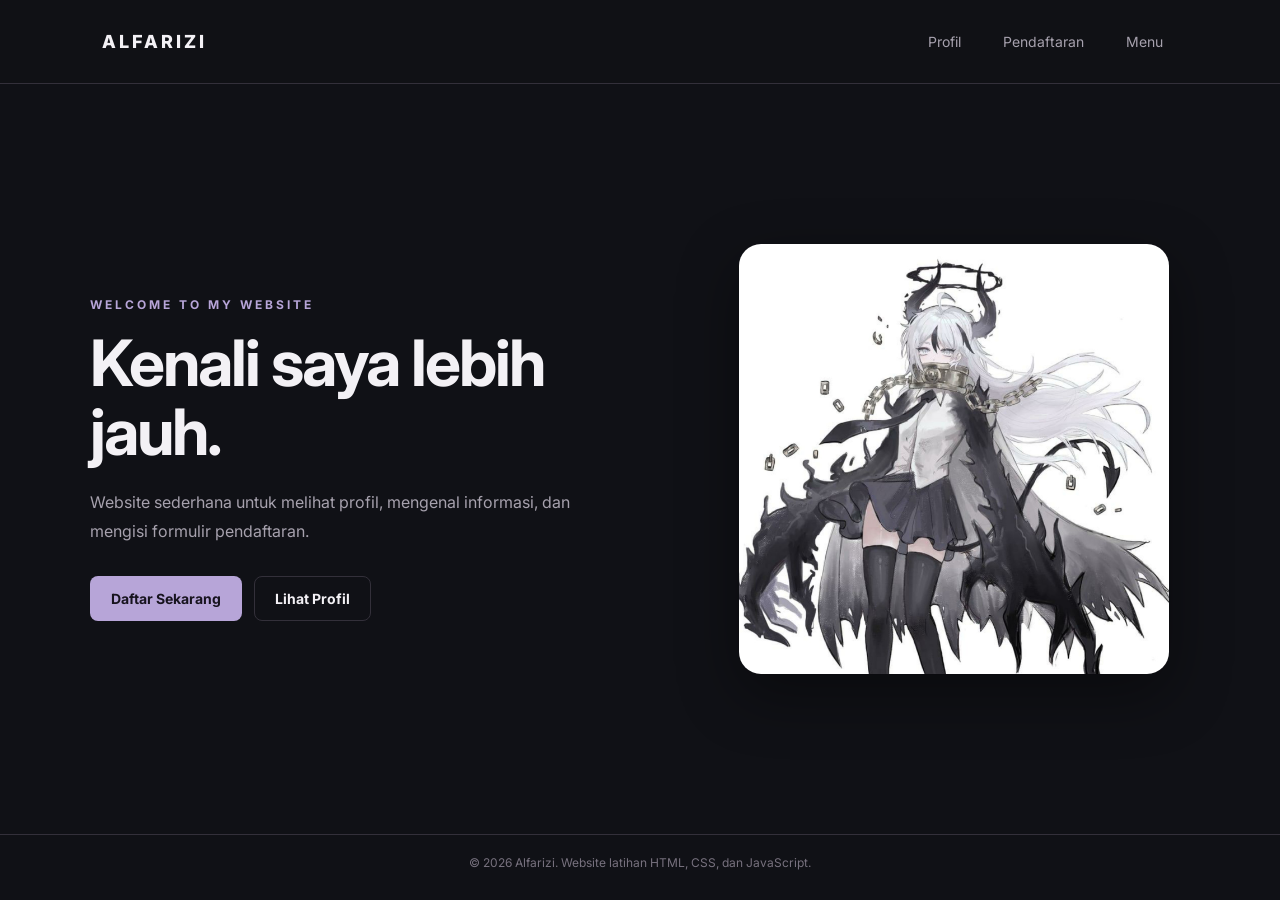
<file: index.html>
<!DOCTYPE html>
<html lang="id">
<head>
  <meta charset="UTF-8">
  <meta name="viewport" content="width=device-width, initial-scale=1.0">
  <title>Alfarizi | Website</title>
  <link rel="stylesheet" href="style.css">
  <script src="script.js" defer></script>
</head>
<body>
  <header class="navbar">
    <a class="brand" href="index.html">ALFARIZI</a>
    <nav class="nav-links">
      <a class="nav-button" href="profil.html">Profil</a>
      <a class="nav-button" href="pendaftaran.html">Pendaftaran</a>
      <div class="menu-wrap">
        <button class="nav-button menu-button" id="menuButton" type="button" aria-expanded="false">Menu</button>
        <div class="dropdown" id="dropdownMenu">
          <a href="index.html">Beranda</a>
          <a href="profil.html">Lihat Profil</a>
          <a href="pendaftaran.html">Formulir Pendaftaran</a>
        </div>
      </div>
    </nav>
  </header>


  <main class="hero">
    <div class="hero-text">
      <p class="eyebrow">WELCOME TO MY WEBSITE</p>
      <h1>Kenali saya lebih jauh.</h1>
      <p class="hero-description">Website sederhana untuk melihat profil, mengenal informasi, dan mengisi formulir pendaftaran.</p>
      <div class="hero-actions">
        <a class="primary-button" href="pendaftaran.html">Daftar Sekarang</a>
        <a class="secondary-button" href="profil.html">Lihat Profil</a>
      </div>
    </div>
    <div class="hero-art">
      <img src="Yan.jpeg" alt="Ilustrasi karakter" class="hero-image">
    </div>
  </main>
  <footer class="footer">© 2026 Alfarizi. Website latihan HTML, CSS, dan JavaScript.</footer>
</body>
</html>
</file>
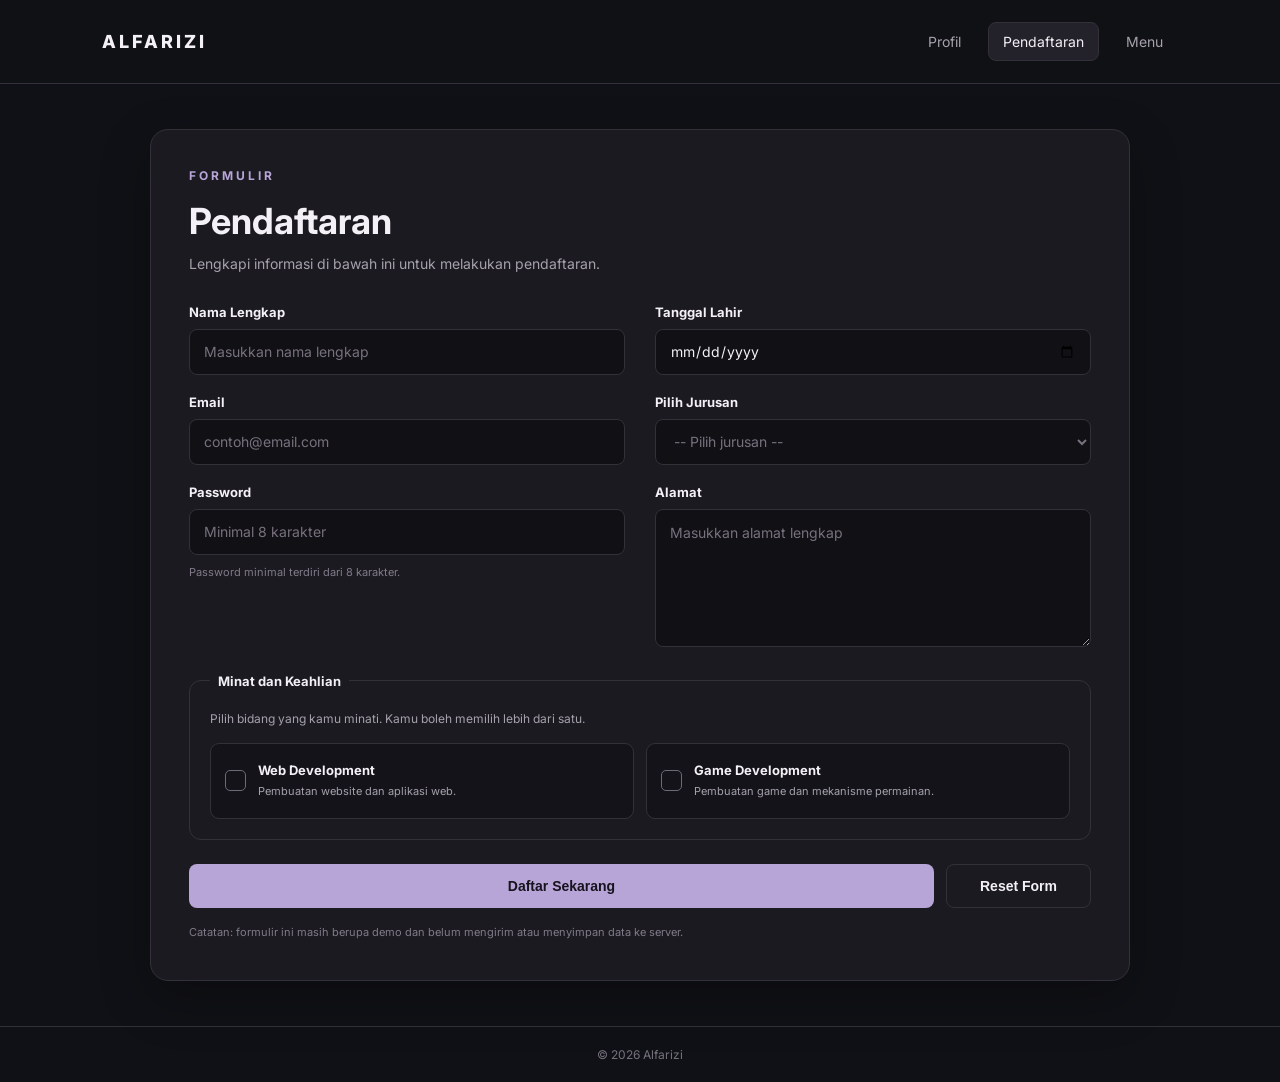
<file: pendaftaran.html>
<!DOCTYPE html>
<html lang="id">
<head>
  <meta charset="UTF-8">
  <meta name="viewport" content="width=device-width, initial-scale=1.0">
  <title>Pendaftaran | Alfarizi</title>
  <link rel="stylesheet" href="style.css">
  <script src="script.js" defer></script>
</head>
<body>
  <header class="navbar">
    <a class="brand" href="index.html">ALFARIZI</a>
    <nav class="nav-links" aria-label="Navigasi utama">
      <a class="nav-button" href="profil.html">Profil</a>
      <a class="nav-button active" href="pendaftaran.html">Pendaftaran</a>
      <div class="menu-wrap">
        <button class="nav-button menu-button" id="menuButton" type="button" aria-expanded="false" aria-controls="dropdownMenu">Menu</button>
        <div class="dropdown" id="dropdownMenu">
          <a href="index.html">Beranda</a>
          <a href="profil.html">Lihat Profil</a>
          <a href="pendaftaran.html">Formulir Pendaftaran</a>
        </div>
      </div>
    </nav>
  </header>

  <main class="page-content registration-page">
    <section class="form-card registration-card">
      <p class="eyebrow">FORMULIR</p>
      <h1>Pendaftaran</h1>
      <p class="form-intro">Lengkapi informasi di bawah ini untuk melakukan pendaftaran.</p>

      <form id="registrationForm" class="registration-form">
        <div class="registration-grid">
          <!-- Kolom kiri -->
          <div class="form-column">
            <div class="form-field">
              <label for="nama">Nama Lengkap</label>
              <input type="text" id="nama" name="nama" placeholder="Masukkan nama lengkap" autocomplete="name" required>
            </div>

            <div class="form-field">
              <label for="email">Email</label>
              <input type="email" id="email" name="email" placeholder="contoh@email.com" autocomplete="email" required>
            </div>

            <div class="form-field">
              <label for="password">Password</label>
              <input type="password" id="password" name="password" placeholder="Minimal 8 karakter" autocomplete="new-password" minlength="8" required>
              <small class="field-hint">Password minimal terdiri dari 8 karakter.</small>
            </div>
          </div>

          <!-- Kolom kanan -->
          <div class="form-column">
            <div class="form-field">
              <label for="tanggalLahir">Tanggal Lahir</label>
              <input type="date" id="tanggalLahir" name="tanggalLahir" autocomplete="bday" required>
            </div>

            <div class="form-field">
              <label for="jurusan">Pilih Jurusan</label>
              <select id="jurusan" name="jurusan" required>
                <option value="" disabled selected>-- Pilih jurusan --</option>
                <option value="PPLG">PPLG</option>
                <option value="TJKT">TJKT</option>
                <option value="DKV">DKV</option>
                <option value="AKL">Akuntansi dan Keuangan Lembaga</option>
                <option value="MPLB">Manajemen Perkantoran dan Layanan Bisnis</option>
                <option value="Lainnya">Lainnya</option>
              </select>
            </div>

            <div class="form-field">
              <label for="alamat">Alamat</label>
              <textarea id="alamat" name="alamat" rows="5" placeholder="Masukkan alamat lengkap" autocomplete="street-address" required></textarea>
            </div>
          </div>

          <!-- Pilihan minat dan keahlian -->
          <fieldset class="interest-fieldset">
            <legend>Minat dan Keahlian</legend>
            <p class="interest-description">Pilih bidang yang kamu minati. Kamu boleh memilih lebih dari satu.</p>
            <div class="interest-options">
              <label class="interest-option">
                <input type="checkbox" name="minat" value="Web Development">
                <span class="checkmark" aria-hidden="true"></span>
                <span class="interest-copy">
                  <strong>Web Development</strong>
                  <small>Pembuatan website dan aplikasi web.</small>
                </span>
              </label>

              <label class="interest-option">
                <input type="checkbox" name="minat" value="Game Development">
                <span class="checkmark" aria-hidden="true"></span>
                <span class="interest-copy">
                  <strong>Game Development</strong>
                  <small>Pembuatan game dan mekanisme permainan.</small>
                </span>
              </label>
            </div>
          </fieldset>
        </div>

        <div class="form-actions">
          <button class="primary-button submit-button" type="submit">Daftar Sekarang</button>
          <button class="secondary-button reset-button" type="reset">Reset Form</button>
        </div>
      </form>

      <p class="form-status" id="formStatus" aria-live="polite"></p>
      <p class="form-note">Catatan: formulir ini masih berupa demo dan belum mengirim atau menyimpan data ke server.</p>
    </section>
  </main>

  <footer class="footer">© 2026 Alfarizi</footer>
</body>
</html>
</file>
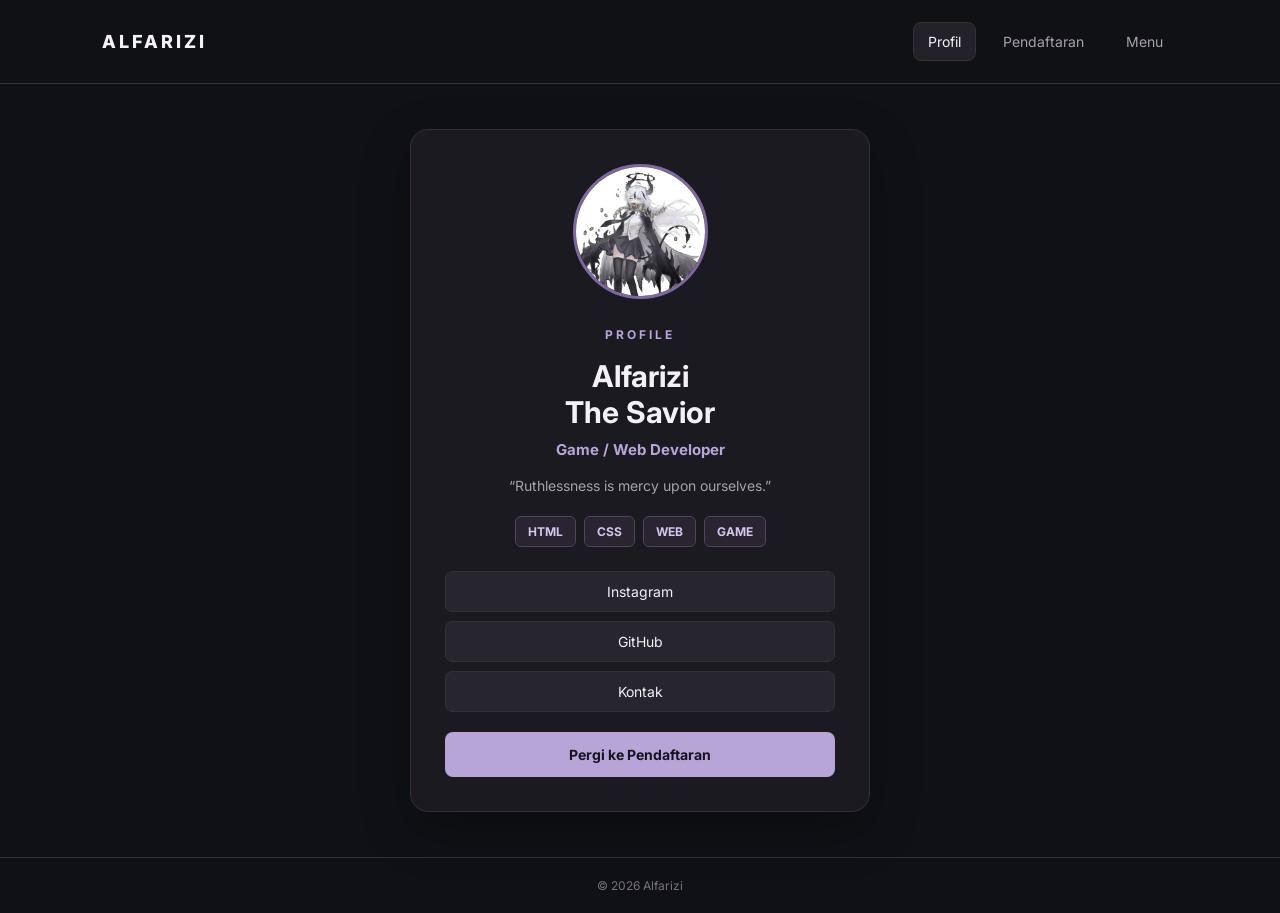
<file: profil.html>
<!DOCTYPE html>
<html lang="id">
<head>
  <meta charset="UTF-8">
  <meta name="viewport" content="width=device-width, initial-scale=1.0">
  <title>Profil | Alfarizi</title>
  <link rel="stylesheet" href="style.css">
  <script src="script.js" defer></script>
</head>
<body>
  <header class="navbar">
    <a class="brand" href="index.html">ALFARIZI</a>
    <nav class="nav-links">
      <a class="nav-button active" href="profil.html">Profil</a>
      <a class="nav-button" href="pendaftaran.html">Pendaftaran</a>
      <div class="menu-wrap">
        <button class="nav-button menu-button" id="menuButton" type="button" aria-expanded="false">Menu</button>
        <div class="dropdown" id="dropdownMenu">
          <a href="index.html">Beranda</a>
          <a href="profil.html">Lihat Profil</a>
          <a href="pendaftaran.html">Formulir Pendaftaran</a>
        </div>
      </div>
    </nav>
  </header>
  <main class="page-content">
    <section class="profile-card">
      <img src="Yan.jpeg" alt="Foto profil" class="profile-img">
      <p class="eyebrow">PROFILE</p>
      <h1 class="profile-name">Alfarizi<br>The Savior</h1>
      <h2 class="profile-role">Game / Web Developer</h2>
      <p class="quote">“Ruthlessness is mercy upon ourselves.”</p>
      <div class="skills">
        <span>HTML</span><span>CSS</span><span>WEB</span><span>GAME</span>
      </div>
      <div class="profile-links">
        <a href="https://www.instagram.com/s1112225323" target="_blank" rel="noopener noreferrer">Instagram</a>
        <a href="https://github.com/IMSOCOOLKID" target="_blank" rel="noopener noreferrer">GitHub</a>
        <a href="mailto:dealbreaker876@gmail.com">Kontak</a>
      </div>
      <a class="primary-button full-button" href="pendaftaran.html">Pergi ke Pendaftaran</a>
    </section>
  </main>
  <footer class="footer">© 2026 Alfarizi</footer>
</body>
</html>
</file>
<file: style.css>
@import url('https://fonts.googleapis.com/css2?family=Inter:wght@400;500;600;700;800&display=swap');

* { margin: 0; padding: 0; box-sizing: border-box; }
:root { --bg: #101116; --panel: #1b1a20; --text: #f3f1f5; --muted: #a6a1ad; --accent: #b7a5d8; --accent-dark: #7c679f; --border: #33303a; }
body { font-family: Inter, Arial, sans-serif; background: var(--bg); color: var(--text); min-height: 100vh; }
a { color: inherit; text-decoration: none; }
.navbar { width: 100%; display: flex; align-items: center; justify-content: space-between; padding: 22px 8%; border-bottom: 1px solid var(--border); background: rgba(16,17,22,.95); }
.brand { font-size: 18px; font-weight: 800; letter-spacing: 3px; }
.nav-links { display: flex; align-items: center; gap: 12px; }
.nav-button { display: inline-block; color: var(--muted); background: transparent; border: 1px solid transparent; padding: 10px 14px; font: inherit; font-size: 14px; cursor: pointer; border-radius: 8px; transition: .2s; }
.nav-button:hover, .nav-button.active { color: var(--text); border-color: var(--border); background: #232129; }
.menu-wrap { position: relative; }
.dropdown { display: none; position: absolute; right: 0; top: calc(100% + 8px); width: 210px; background: var(--panel); border: 1px solid var(--border); border-radius: 10px; padding: 8px; z-index: 10; box-shadow: 0 12px 30px #0006; }
.dropdown.show { display: block; }
.dropdown a { display: block; padding: 11px 12px; color: var(--muted); border-radius: 7px; font-size: 14px; }
.dropdown a:hover { color: var(--text); background: #2b2832; }
.hero { width: min(1100px, 88%); min-height: calc(100vh - 150px); margin: auto; display: grid; grid-template-columns: 1.1fr .9fr; align-items: center; gap: 50px; padding: 65px 0; }
.eyebrow { color: var(--accent); font-size: 12px; font-weight: 700; letter-spacing: 3px; margin-bottom: 16px; }
.hero h1 { font-size: clamp(38px, 5vw, 64px); line-height: 1.08; letter-spacing: -2px; max-width: 600px; }
.hero-description { max-width: 520px; color: var(--muted); line-height: 1.8; margin-top: 22px; }
.hero-actions { display: flex; flex-wrap: wrap; gap: 12px; margin-top: 30px; }
.primary-button, .secondary-button { display: inline-flex; justify-content: center; align-items: center; padding: 13px 20px; border-radius: 8px; font-size: 14px; font-weight: 700; cursor: pointer; border: 1px solid transparent; transition: .2s; }
.primary-button { background: var(--accent); color: #17131e; }
.primary-button:hover { background: #c9b8e8; transform: translateY(-2px); }
.secondary-button { border-color: var(--border); color: var(--text); background: transparent; }
.secondary-button:hover { background: #25232b; }
.hero-art { display: flex; justify-content: center; }
.hero-image { width: min(100%, 430px); max-height: 560px; object-fit: contain; border-radius: 22px; filter: drop-shadow(0 20px 30px #0006); }
.page-content { min-height: calc(100vh - 150px); display: flex; justify-content: center; align-items: center; padding: 45px 20px; }
.profile-card, .form-card { width: min(100%, 460px); background: var(--panel); border: 1px solid var(--border); border-radius: 18px; padding: 34px; box-shadow: 0 18px 50px #0004; }
.profile-card { text-align: center; }
.profile-img { width: 135px; height: 135px; border-radius: 50%; object-fit: cover; border: 3px solid var(--accent-dark); margin-bottom: 24px; }
.profile-name { font-size: 30px; line-height: 1.2; margin-bottom: 10px; }
.profile-role { font-size: 15px; color: var(--accent); margin-bottom: 18px; }
.quote { color: var(--muted); font-size: 14px; margin-bottom: 22px; }
.skills { display: flex; justify-content: center; flex-wrap: wrap; gap: 8px; margin-bottom: 24px; }
.skills span { border: 1px solid #51445f; background: #292430; color: #d4c6ed; border-radius: 6px; padding: 7px 12px; font-size: 12px; font-weight: 700; }
.profile-links { display: grid; gap: 9px; margin-bottom: 20px; }
.profile-links a { padding: 11px; background: #27252d; border: 1px solid var(--border); border-radius: 7px; font-size: 14px; transition: .2s; }
.profile-links a:hover { background: #393342; }
.full-button { width: 100%; }

/* Formulir pendaftaran */
.registration-page { align-items: flex-start; }
.registration-card { width: min(100%, 980px); padding: 38px; }
.registration-card h1 { font-size: clamp(28px, 4vw, 36px); margin-bottom: 9px; }
.registration-card .form-intro { color: var(--muted); font-size: 14px; line-height: 1.7; margin-bottom: 28px; }
.registration-form { display: block; }
.registration-grid { display: grid; grid-template-columns: 1fr 1fr; gap: 26px 30px; align-items: start; }
.form-column { display: grid; gap: 19px; }
.form-field { display: flex; flex-direction: column; gap: 9px; min-width: 0; }
.registration-form .form-field label, .interest-fieldset legend { font-size: 13px; font-weight: 700; color: var(--text); }
.registration-form input:not([type="checkbox"]),
.registration-form select,
.registration-form textarea { width: 100%; min-height: 46px; background: #111015; border: 1px solid var(--border); color: var(--text); padding: 12px 14px; border-radius: 8px; font: inherit; font-size: 14px; outline: none; transition: border-color .2s, box-shadow .2s; }
.registration-form input::placeholder, .registration-form textarea::placeholder { color: #77717e; }
.registration-form input:focus, .registration-form select:focus, .registration-form textarea:focus { border-color: var(--accent-dark); box-shadow: 0 0 0 3px rgba(124,103,159,.16); }
.registration-form select { color-scheme: dark; cursor: pointer; }
.registration-form select:invalid { color: #77717e; }
.registration-form textarea { min-height: 128px; resize: vertical; line-height: 1.6; }
.field-hint { color: #817b89; font-size: 11px; line-height: 1.5; }
.interest-fieldset { grid-column: 1 / -1; border: 1px solid var(--border); border-radius: 12px; padding: 20px; min-width: 0; }
.interest-fieldset legend { padding: 0 8px; }
.interest-description { color: var(--muted); font-size: 12px; line-height: 1.6; margin: 0 0 15px; }
.interest-options { display: grid; grid-template-columns: 1fr 1fr; gap: 12px; }
.interest-option { position: relative; display: flex; align-items: center; gap: 12px; min-height: 76px; padding: 14px; background: #141319; border: 1px solid var(--border); border-radius: 9px; cursor: pointer; transition: .2s; }
.interest-option:hover { border-color: var(--accent-dark); background: #211d29; }
.interest-option input[type="checkbox"] { position: absolute; opacity: 0; width: 1px; height: 1px; }
.checkmark { flex: 0 0 21px; width: 21px; height: 21px; border: 1px solid #6f6878; border-radius: 5px; display: grid; place-items: center; transition: .2s; }
.checkmark::after { content: ""; width: 5px; height: 10px; border: solid #17131e; border-width: 0 2px 2px 0; transform: rotate(45deg) scale(0); transition: transform .15s; margin-top: -2px; }
.interest-option input:checked + .checkmark { background: var(--accent); border-color: var(--accent); }
.interest-option input:checked + .checkmark::after { transform: rotate(45deg) scale(1); }
.interest-option input:focus-visible + .checkmark { outline: 2px solid var(--accent); outline-offset: 3px; }
.interest-option:has(input:checked) { border-color: var(--accent-dark); background: #25202e; }
.interest-copy { display: flex; flex-direction: column; gap: 5px; }
.interest-copy strong { font-size: 13px; }
.interest-copy small { color: var(--muted); font-size: 11px; line-height: 1.5; }
.form-actions { display: grid; grid-template-columns: 1fr auto; gap: 12px; margin-top: 24px; }
.registration-form .submit-button { width: 100%; margin: 0; border: 0; }
.reset-button { min-width: 145px; }
.form-status { color: #b9e6c3; margin-top: 16px; font-size: 14px; line-height: 1.5; }
.form-note { color: #817b89; font-size: 11px; line-height: 1.6; margin-top: 12px; }
.footer { text-align: center; color: #77717e; font-size: 12px; padding: 20px; border-top: 1px solid var(--border); }

@media (max-width: 750px) {
  .navbar { padding: 16px 5%; }
  .nav-links { gap: 2px; }
  .nav-button { padding: 9px 10px; font-size: 13px; }
  .hero { grid-template-columns: 1fr; text-align: center; gap: 28px; padding: 45px 0; }
  .hero-text { display: flex; flex-direction: column; align-items: center; }
  .hero h1 { letter-spacing: -1px; }
  .hero-image { max-height: 390px; width: auto; max-width: 100%; }
  .hero-actions { justify-content: center; }
  .registration-card { padding: 30px 24px; }
}
@media (max-width: 560px) {
  .registration-grid { grid-template-columns: 1fr; gap: 20px; }
  .interest-fieldset { grid-column: auto; }
  .interest-options { grid-template-columns: 1fr; }
  .form-actions { grid-template-columns: 1fr; }
  .reset-button { width: 100%; }
}
@media (max-width: 430px) {
  .brand { font-size: 14px; letter-spacing: 2px; }
  .nav-button { padding: 8px; font-size: 12px; }
  .profile-card, .form-card { padding: 25px 20px; }
  .registration-card { padding: 25px 18px; }
}
</file>
